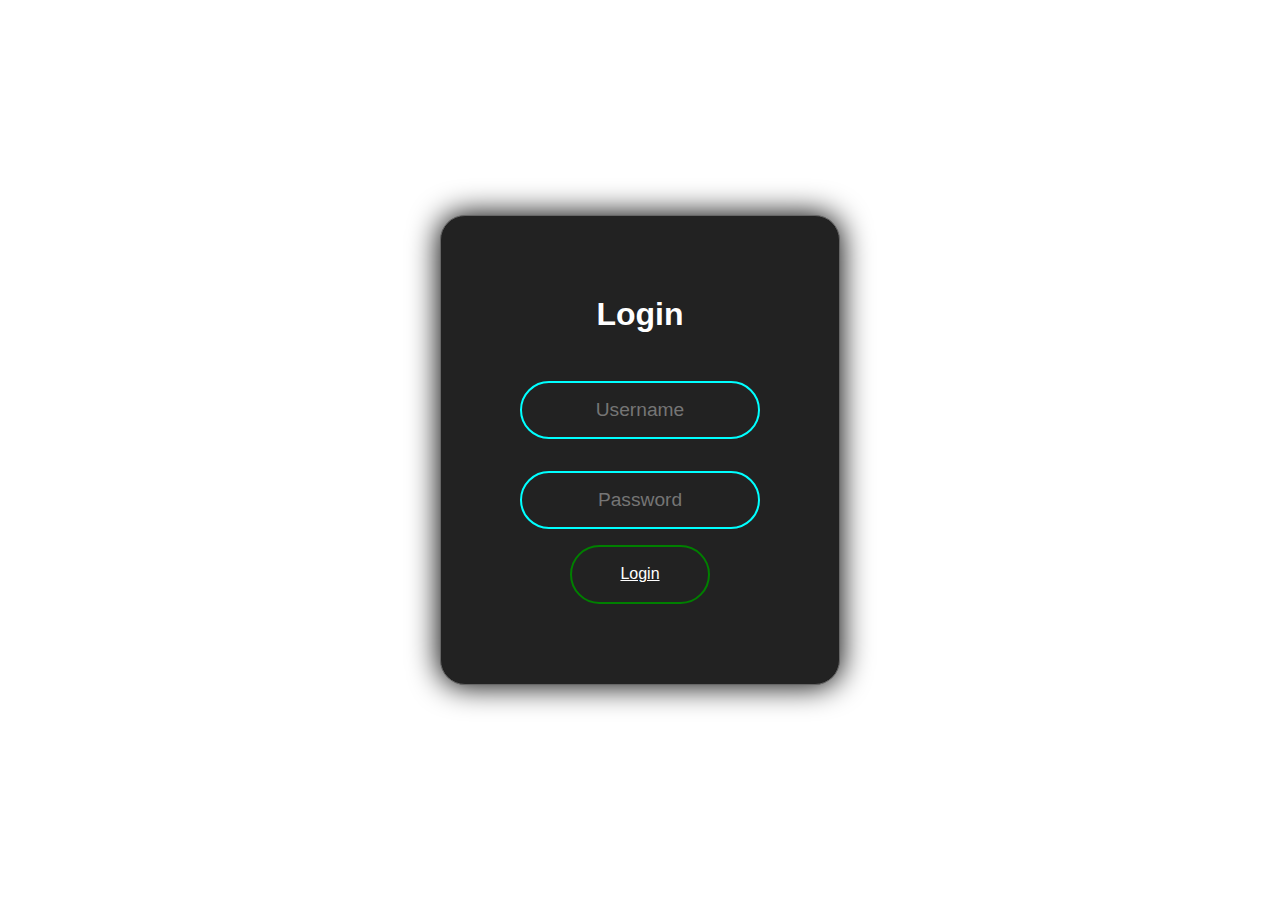
<file: Animated Login Form/index.html>
<!DOCTYPE html>
<html lang="en">

<head>
  <meta charset="UTF-8">
  <meta name="viewport" content="width=device-width, initial-scale=1.0">
  <link rel="stylesheet" href="style.css">
  <title>Animated Login Form</title>
</head>

<body>
  <div class="container">
    <form>
      <h2>Login</h2>
      <input type="text" name="userName" class="username" placeholder="Username">
      <input type="password" name="passWord" class="password" placeholder="Password">
      <button class="btn">Login</button>
    </form>
  </div>
</body>

</html>
</file>
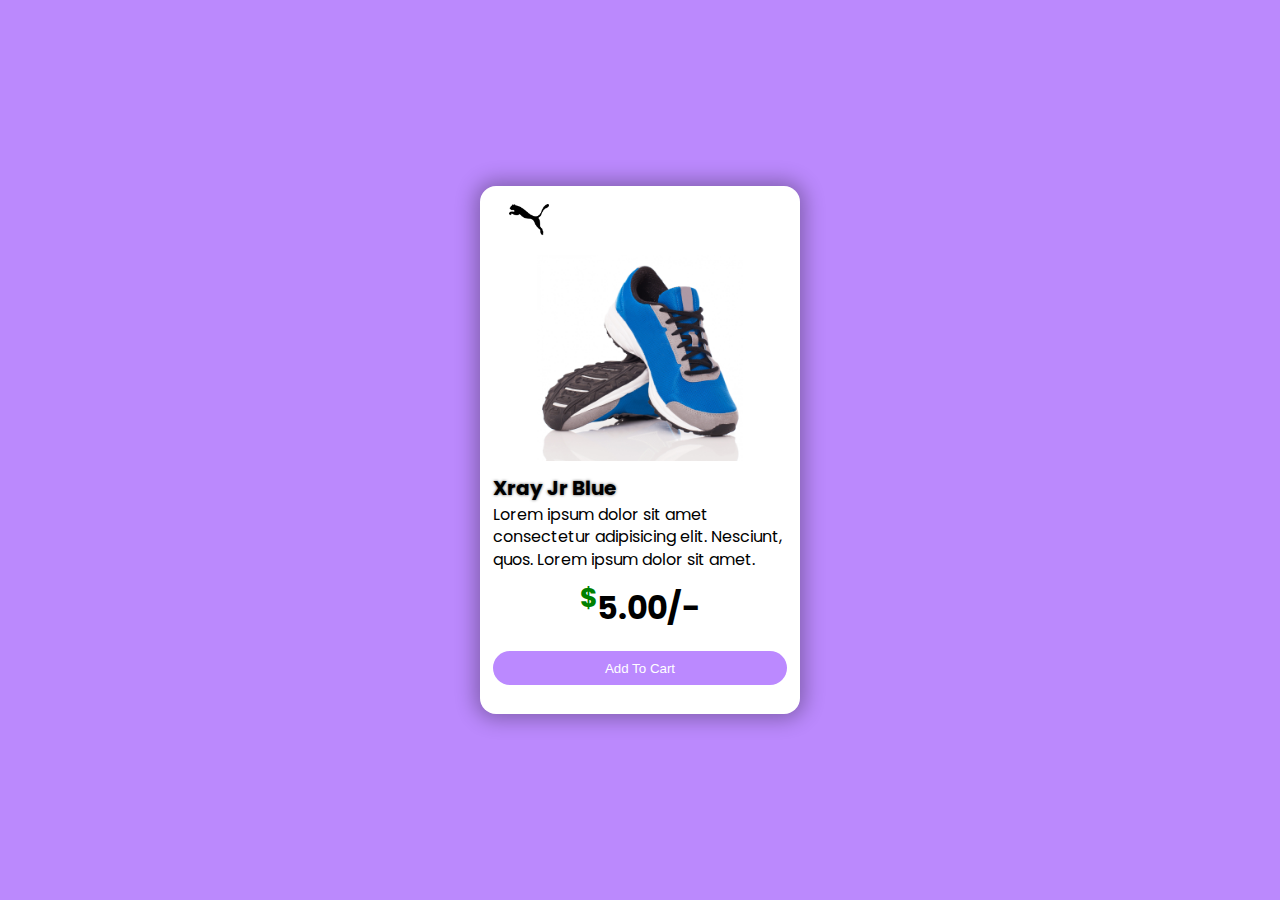
<file: Product Card/index.html>
<!DOCTYPE html>
<html lang="en">

<head>
  <meta charset="UTF-8">
  <meta name="viewport" content="width=device-width, initial-scale=1.0">
  <link rel="stylesheet" href="https://cdnjs.cloudflare.com/ajax/libs/font-awesome/6.4.2/css/all.min.css"
    integrity="sha512-z3gLpd7yknf1YoNbCzqRKc4qyor8gaKU1qmn+CShxbuBusANI9QpRohGBreCFkKxLhei6S9CQXFEbbKuqLg0DA=="
    crossorigin="anonymous" referrerpolicy="no-referrer" />

  <link rel="stylesheet" href="style.css">
  <title>Product Card</title>
</head>

<body>
  <div class="container">
    <div class="top-nav">
      <div class="top-left">
        <img src="puma.png" alt="" width="100" height="100">
      </div>
      <div class="top-right">
        <a href="#"><i class="fa fa-cart-shopping cart"></i></a>
      </div>
    </div>

    <div class="mid-section">
      <img src="item.jpg" alt="" width="200px" height="200px">
    </div>
    <h2 class="item-title">Xray Jr Blue</h2>
    <p>Lorem ipsum dolor sit amet consectetur adipisicing elit. Nesciunt, quos. Lorem ipsum dolor sit amet.</p>



    <div class="rating">
      <i class="fa-solid fa-star"></i>
      <i class="fa-solid fa-star"></i>
      <i class="fa-solid fa-star"></i>
      <i class="fa-solid fa-star"></i>
      <i class="fa-solid fa-star-half-stroke"></i>
    </div>


    <div class="price"><sup>$</sup>5.00/-</div>

    <button class="btn">Add To Cart</button>
  </div>
</body>

</html>
</file>
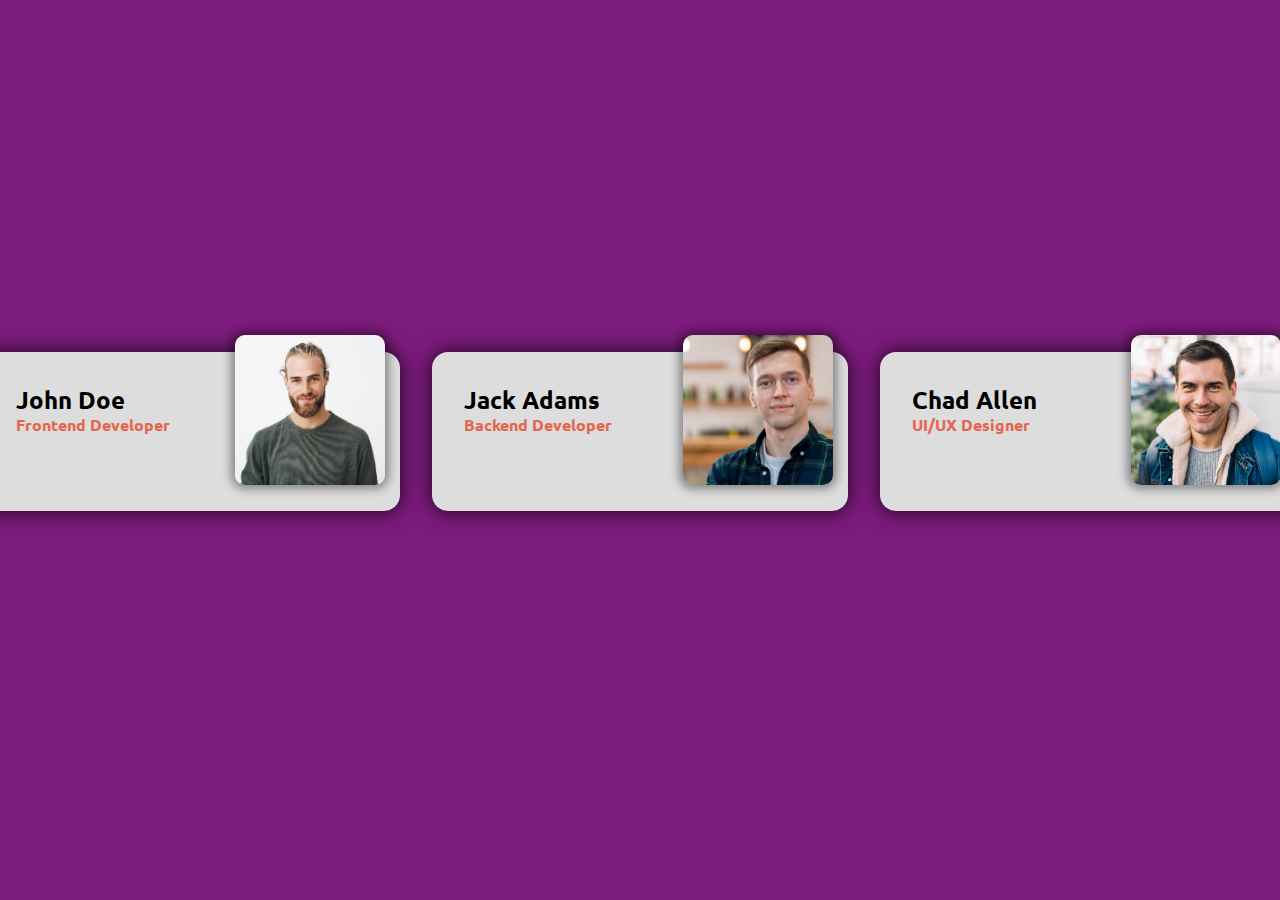
<file: Profile Card/index.html>
<!DOCTYPE html>
<html lang="en">

<head>
  <meta charset="UTF-8">
  <meta name="viewport" content="width=device-width, initial-scale=1.0">
  <link rel="stylesheet" href="style.css">

  <link rel="stylesheet" href="https://cdnjs.cloudflare.com/ajax/libs/font-awesome/6.4.2/css/all.min.css"
    integrity="sha512-z3gLpd7yknf1YoNbCzqRKc4qyor8gaKU1qmn+CShxbuBusANI9QpRohGBreCFkKxLhei6S9CQXFEbbKuqLg0DA=="
    crossorigin="anonymous" referrerpolicy="no-referrer" />


  <title>Profile Cards</title>
</head>

<body>
  <div id="cards">
    <div class="container">
      <div class="card-item">
        <div class="content">
          <h2>John Doe</h2>
          <p>Frontend Developer</p>
          <div class="social">
            <a href="#"><i class="fa-brands fa-github"></i></a>
            <a href="#"><i class="fa-brands fa-linkedin"></i></a>
            <a href="#"><i class="fa-brands fa-twitter"></i></a>
          </div>
        </div>
        <div class="img">
          <img src="res/person-2.jpg" width=150; height=150; alt="">
        </div>
      </div>
      <div class="card-item">
        <div class="content">
          <h2>Jack Adams</h2>
          <p>Backend Developer</p>
          <div class="social">
            <a href="#"><i class="fa-brands fa-github"></i></a>
            <a href="#"><i class="fa-brands fa-linkedin"></i></a>
            <a href="#"><i class="fa-brands fa-twitter"></i></a>
          </div>
        </div>
        <div class="img">
          <img src="res/person-1.jpg" width=150; height=150; alt="">
        </div>
      </div>
      <div class="card-item">
        <div class="content">
          <h2>Chad Allen</h2>
          <p>UI/UX Designer</p>
          <div class="social">
            <a href="#"><i class="fa-brands fa-github"></i></a>
            <a href="#"><i class="fa-brands fa-linkedin"></i></a>
            <a href="#"><i class="fa-brands fa-twitter"></i></a>
          </div>
        </div>
        <div class="img">
          <img src="res/person-3.jpg" width=150; height=150; alt="">
        </div>
      </div>
    </div>
  </div>
  </div>
</body>

</html>
</file>
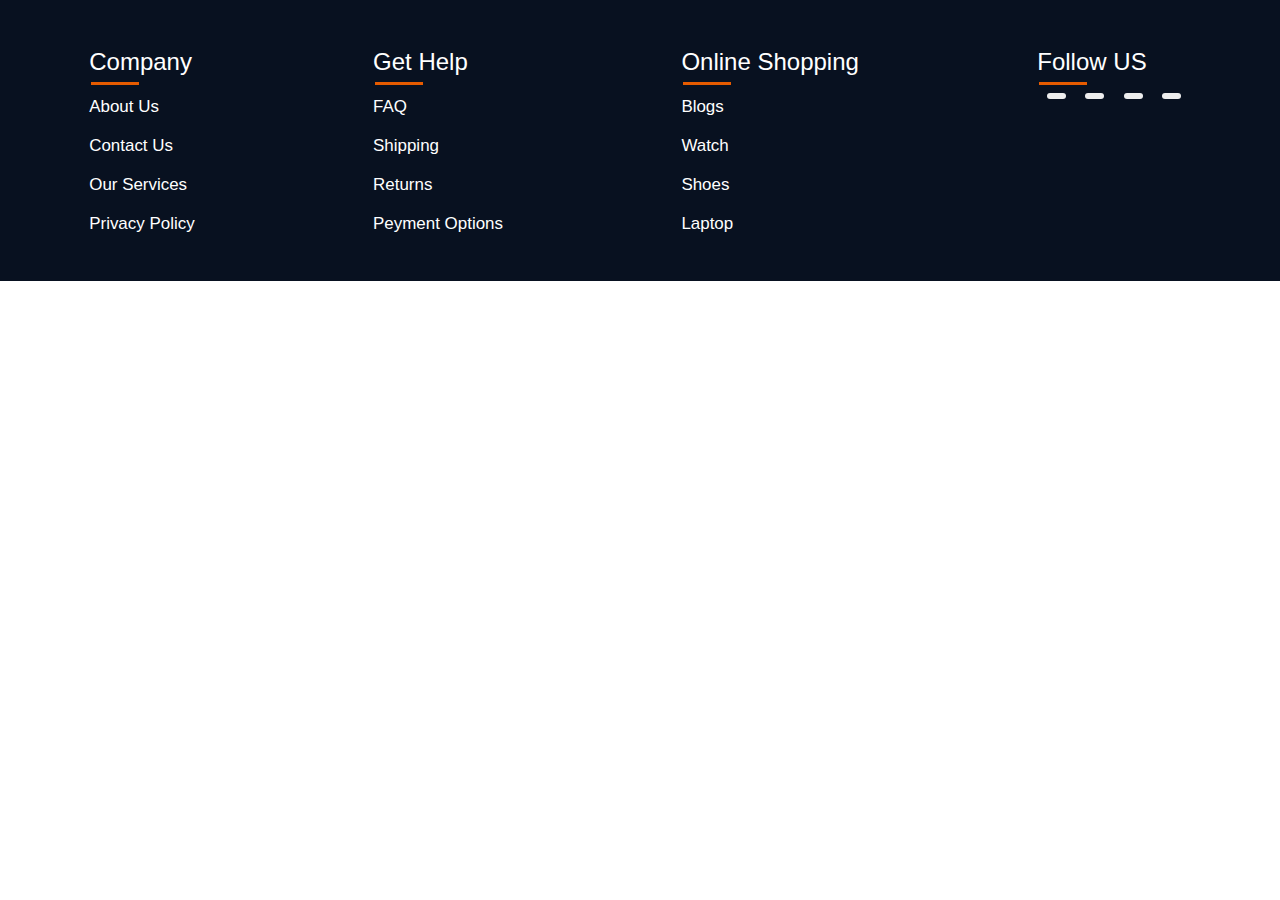
<file: Responsive Footer/index.html>
<!DOCTYPE html>
<html lang="en">

<head>
  <meta charset="UTF-8">
  <meta name="viewport" content="width=device-width, initial-scale=1.0">
  <link rel="stylesheet" href="style.css">

  <link rel="stylesheet" href="https://cdnjs.cloudflare.com/ajax/libs/font-awesome/6.4.2/css/all.min.css"
    integrity="sha512-z3gLpd7yknf1YoNbCzqRKc4qyor8gaKU1qmn+CShxbuBusANI9QpRohGBreCFkKxLhei6S9CQXFEbbKuqLg0DA=="
    crossorigin="anonymous" referrerpolicy="no-referrer" />


  <title>Responsive Footer</title>
</head>

<body>
  <footer>
    <div class="container">
      <div class="footer-item">
        <h2>Company</h2>
        <p><a href="#">About Us</a></p>
        <p><a href="#">Contact Us</a></p>
        <p><a href="#">Our Services</a></p>
        <p><a href="#">Privacy Policy</a></p>
      </div>
      <div class="footer-item">
        <h2>Get Help</h2>
        <p><a href="">FAQ</a></p>
        <p><a href="">Shipping</a></p>
        <p><a href="">Returns</a></p>
        <p><a href="">Peyment Options</a></p>
      </div>
      <div class="footer-item">
        <h2>Online Shopping</h2>
        <p><a href="">Blogs</a></p>
        <p><a href="">Watch</a></p>
        <p><a href="">Shoes</a></p>
        <p><a href="">Laptop</a></p>
      </div>
      <div class="footer-item social">
        <h2>Follow US</h2>
        <ul>
          <li><i class="fa-brands fa-instagram"></i></li>
          <li><i class="fa-brands fa-linkedin-in"></i></li>
          <li><i class="fa-brands fa-youtube"></i></li>
          <li><i class="fa-brands fa-twitter"></i></li>
        </ul>
      </div>

  </footer>
</body>

</html>
</file>
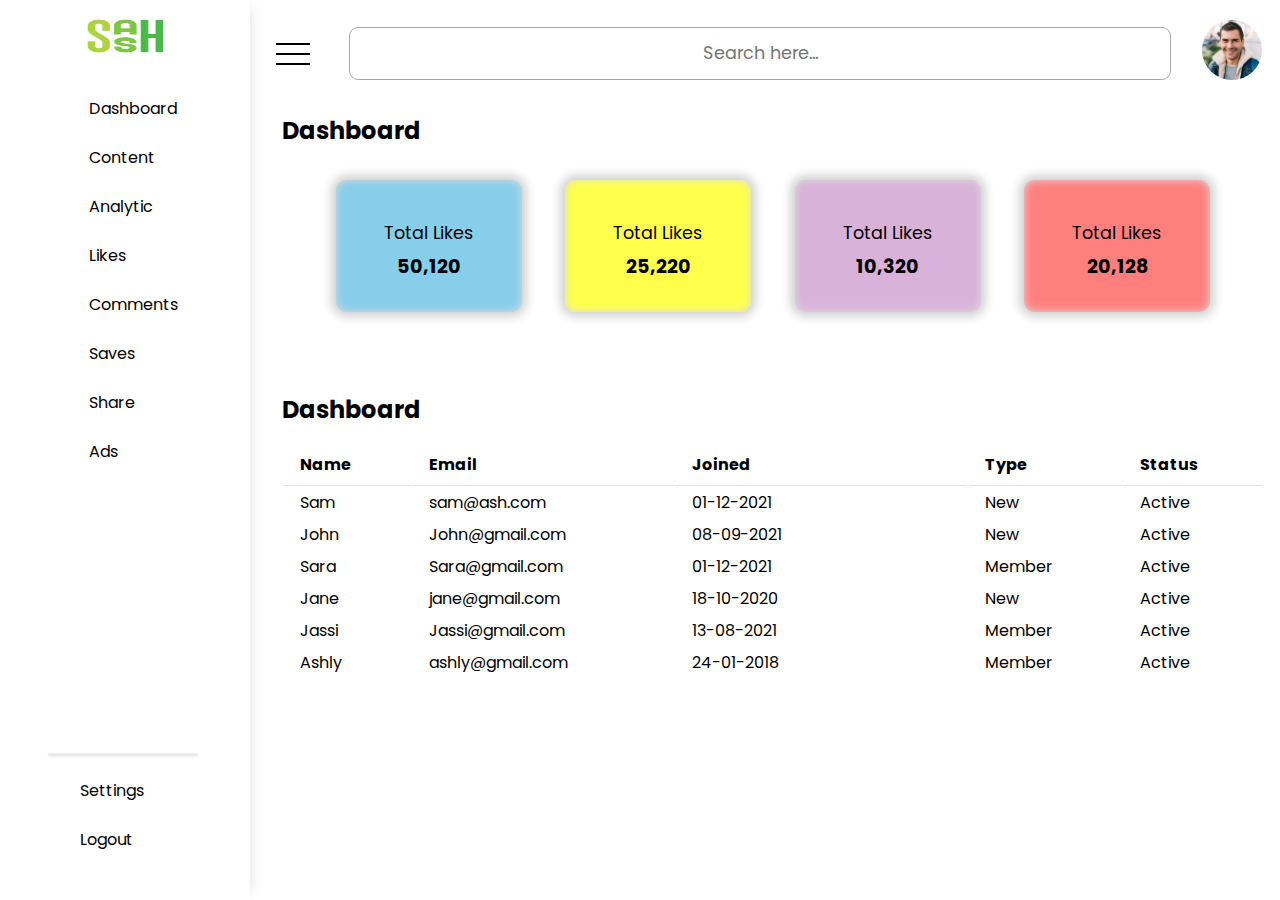
<file: Simple Dashboard/index.html>
<!DOCTYPE html>
<html lang="en">

<head>
  <meta charset="UTF-8">

  <meta name="viewport" content="width=device-width, initial-scale=1.0">

  <link rel="stylesheet" href="https://cdnjs.cloudflare.com/ajax/libs/font-awesome/6.4.2/css/all.min.css"
    integrity="sha512-z3gLpd7yknf1YoNbCzqRKc4qyor8gaKU1qmn+CShxbuBusANI9QpRohGBreCFkKxLhei6S9CQXFEbbKuqLg0DA=="
    crossorigin="anonymous" referrerpolicy="no-referrer" />


  <link rel="stylesheet" href="style.css">
  <title>Admin Dashboard</title>
</head>

<div class="warning">
  <h2> Sorry, this page doesn't support your device, Please use large screen device to see this page </h2>
</div>

<body>
  <section>
    <input type="checkbox" class="toggler">
    <!-- Lefi sidebar -->
    <div class="navbar" id="navigation">

      <img src="res/logo.png" width="40" height="40" alt="">
      <ul class="nav-center">
        <li><i class="fa-solid fa-house"></i><a href="#">Dashboard</a></li>
        <li><i class="fa-solid fa-copy"></i><a href="#">Content</a></li>
        <li><i class="fa-solid fa-chart-simple"></i><a href="#">Analytic</a></li>
        <li><i class="fa-solid fa-thumbs-up"></i><a href="#">Likes</a></li>
        <li><i class="fa-solid fa-comment"></i><a href="#">Comments</a></li>
        <li><i class="fa-solid fa-floppy-disk"></i><a href="#">Saves</a></li>
        <li><i class="fa-solid fa-share"></i><a href="#">Share</a></li>
        <li><i class="fa-solid fa-ad"></i><a href="#">Ads</a></li>
      </ul>
      <ul class="nav-bottom">
        <li><i class="fa-solid fa-gear"></i><a href="#">Settings</a></li>
        <li><i class="fa-solid fa-power-off"></i><a href="#">Logout</a></li>
      </ul>

    </div>

    <!-- Special -->
    <div class="warning">
      <h2> Sorry, this page doesn't support your device, Please use large screen device to see this page </h2>
    </div>

    <!-- right section top nav -->
    <div class="main-content">
      <div class="main-top">

        <div class="hamburger">
          <div></div>
        </div>
        <div class="input">
          <input type="text" placeholder="Search here...">
        </div>
        <div class="user">
          <img src="res/person-3.jpg" width="60" height="60" alt="">
        </div>
      </div>


      <!-- Dashboard section -->
      <div class="center">
        <div class="dashboard-top">
          <div class="dashboard-title">
            <h2>Dashboard</h2>
          </div>
          <div class="summary-statistics">
            <div class="summary-item blue">
              <i class="fa-solid fa-thumbs-up"></i>
              <p class="summary-name">Total Likes</p>
              <p class="summary-count">50,120</p>
            </div>
            <div class="summary-item yellow">
              <i class="fa-solid fa-comments"></i>
              <p class="summary-name">Total Likes</p>
              <p class="summary-count">25,220</p>
            </div>
            <div class="summary-item purple">
              <i class="fa-solid fa-share"></i>
              <p class="summary-name">Total Likes</p>
              <p class="summary-count">10,320</p>
            </div>
            <div class="summary-item red">
              <i class="fa-solid fa-floppy-disk"></i>
              <p class="summary-name">Total Likes</p>
              <p class="summary-count">20,128</p>
            </div>
          </div>
        </div>
        <div class="dashboard-bottom">
          <div class="dashboard-title">
            <h2>Dashboard</h2>
          </div>
          <div class="activities">
            <table>
              <thead>
                <tr>
                  <th>Name</th>
                  <th>Email</th>
                  <th>Joined</th>
                  <th>Type</th>
                  <th>Status</th>
                </tr>
              </thead>
              <tbody>
                <tr>
                  <td>Sam</td>
                  <td>sam@ash.com</td>
                  <td class="date">01-12-2021</td>
                  <td>New</td>
                  <td>Active</td>
                </tr>
                <tr>
                  <td>John</td>
                  <td>John@gmail.com</td>
                  <td class="date">08-09-2021</td>
                  <td>New</td>
                  <td>Active</td>
                </tr>
                <tr>
                  <td>Sara</td>
                  <td>Sara@gmail.com</td>
                  <td class="date">01-12-2021</td>
                  <td>Member</td>
                  <td>Active</td>
                </tr>
                <tr>
                  <td>Jane</td>
                  <td>jane@gmail.com</td>
                  <td class="date">18-10-2020</td>
                  <td>New</td>
                  <td>Active</td>
                </tr>
                <tr>
                  <td>Jassi</td>
                  <td>Jassi@gmail.com</td>
                  <td class="date">13-08-2021</td>
                  <td>Member</td>
                  <td>Active</td>
                </tr>
                <tr>
                  <td>Ashly</td>
                  <td>ashly@gmail.com</td>
                  <td class="date">24-01-2018</td>
                  <td>Member</td>
                  <td>Active</td>
                </tr>
              </tbody>
            </table>
          </div>
        </div>
      </div>
    </div>
  </section>

</body>

</html>
</file>
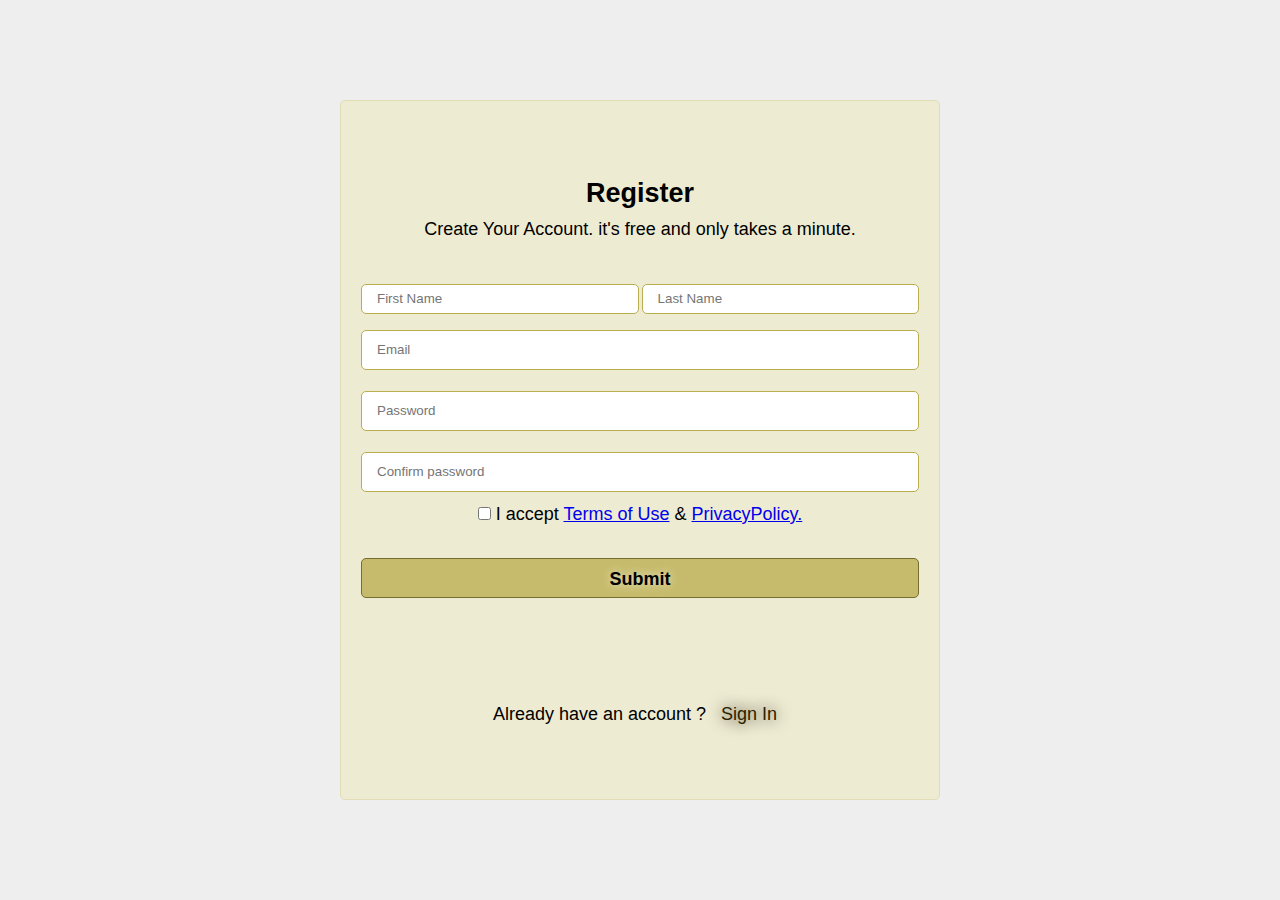
<file: Register-login/register.html>
<!DOCTYPE html>
<html lang="en">

<head>
  <meta charset="UTF-8">
  <meta name="viewport" content="width=device-width, initial-scale=1.0">
  <link rel="stylesheet" href="style.css">
  <title>Responisive Register & Login Page</title>
</head>

<body>
  <div class="container">
    <div class="form">
      <form action="POST" class="form-container">
        <div class="top-content">
          <h2>Register</h2>
          <p>Create Your Account. it's free and only takes a minute.</p>
        </div>
        <div class="fl-name">
          <input type="text" name="name" id="Name" placeholder="First Name">
          <input type="text" name="lastname" id="LastName" placeholder="Last Name">
        </div>
        <div class="other-inputs">
          <input class="input" type="email" name="email" id="Email" placeholder="Email">
          <input class="input" type="password" name="password" id="Password" placeholder="Password">
          <input class="input" type="password" name="email" id="Confirm-Password" placeholder="Confirm password">
        </div>
        <div class="chk">
          <input type="checkbox" class="chkbox"><label class="trms" for="temsAndPolicy">I accept <span><a
                href="termOfUse">Terms of
                Use</a> & <a href="privacyPolicy">PrivacyPolicy.</a></span></label>
        </div>
        <input type="submit" id="Submit" name="submit" class="btn">
      </form>
      <div class="bottom-content-signup">
        <p>Already have an account ? <a href="signin.html">Sign In</a></p>
      </div>

    </div>
  </div>
</body>

</html>
</file>
<file: Animated Login Form/style.css>
* {
  margin: 0;
  padding: 0;
  box-sizing: border-box;
}

body {
  font-family: 'Segoe UI', Tahoma, Geneva, Verdana, sans-serif;
  width: 100%;
  height: 100vh;

  display: flex;
  justify-content: center;
  align-items: center;
}

.container {
  display: flex;
  align-items: center;
  justify-content: center;
  flex-direction: column;

  color: white;
  width: 25rem;
  border-radius: 25px;
  padding: 5rem 2rem;
  background-color: #222;

  text-align: center;

  box-shadow: 0 0 30px 1px black;
  border: 1px solid #666;
  outline: none;
  transition: all 0.2s ease-in-out;
}

h2 {
  font-size: 2rem;
  margin-bottom: 2rem;
  color: white;
}

.username,
.password {
  text-align: center;
  border: 2px solid cyan;
  margin: 1rem;
  background: transparent;
  padding: 1rem 2rem;
  border-radius: 3rem;
  width: 15rem;
  font-size: 1.2rem;
  outline: none;
  transition: all 0.2s ease-in-out;
}

.username:focus,
.password:focus {
  width: 20rem;
  animation: colorChange 10s ease-in-out infinite;
}

@keyframes colorChange {
  0% {
    border-color: orange;
    color: orange;
  }

  10% {
    border-color: yellow;
    color: yellow;
  }

  20% {
    border-color: hotpink;
    color: hotpink;
  }

  30% {
    border-color: red;
    color: red;
  }

  40% {
    border-color: purple;
    color: purple;
  }

  50% {
    border-color: fuchsia;
    color: fuchsia;
  }

  60% {
    border-color: cyan;
    color: cyan;
  }


  70% {
    border-color: skyblue;
    color: skyblue;
  }


  80% {
    border-color: pink;
    padding-inline-start: none;
  }

  90% {
    border-color: red;
    color: red;
  }

  100% {
    border-color: yellow;
    color: yellow;
  }

}

.btn {
  background: transparent;
  border: 2px solid green;
  padding: 1rem 3rem;
  border-radius: 6rem;
  text-decoration: underline;
  color: white;
  font-size: 1rem;
  cursor: pointer;
  line-height: 1.4rem;


  transition: all 0.5s ease-in-out;
}

.btn:focus {
  padding: 1rem 8.7rem;
  background: green;
  border: 2px solid green;
  outline: none;
}


.btn:hover {
  background: green;
  border: 2px solid green;
  padding: 1rem 8.7rem;
}
</file>
<file: Product Card/style.css>
@import url('https://fonts.googleapis.com/css2?family=Poppins:wght@200;400&family=Ubuntu&display=swap');

* {
  margin: 0;
  padding: 0;
  box-sizing: border-box;
}

body {
  font-family: 'poppins', sans-serif;
  background-color: #bb89fd;
  display: flex;
  justify-content: center;
  align-items: center;
  width: 100%;
  height: 100vh;
  line-height: 1.4rem;
}

.container {
  background-color: #fff;
  width: 20rem;
  margin: 2rem;
  padding: 0.8rem;
  border-radius: 1rem;
  box-shadow: 0 0px 20px 5px rgba(0, 0, 0, 0.3);
}

.top-nav {
  display: flex;
  justify-content: space-between;
  align-items: center;
}

.top-nav .top-left {
  width: 40px;
  height: 40px;
  margin-left: 1rem;
  display: flex;
  justify-content: center;
  align-items: center;
}

.top-nav .top-left img {
  width: 100%;
  height: 100%;
  cursor: pointer;
}

.top-nav .top-right {
  margin-right: 1rem;
  display: flex;
  justify-content: center;
  align-items: center;
}

.top-nav .top-right a {
  font-size: 18px;
  color: #000;
  cursor: pointer;
}

.top-nav .top-right a i {
  color: #bb89ff;
}


.mid-section {
  width: 100%;
  display: flex;
  flex-direction: column;
  justify-content: center;
  align-items: center;
}

.mid-section img {
  width: 70%;
  height: 90%;
  object-fit: cover;
  outline: none;
  margin: 1rem 0;
  transition: all 0.3s linear;
}

.mid-section:hover img {
  transform: scale(1.08);
}

h2 {
  text-transform: capitalize;
  font-size: 20px;
  text-shadow: 0 0 3px #555;
  cursor: pointer;
  margin-bottom: .3rem;
}

p {
  font-size: 16px;
  margin-bottom: .5rem;
}

.rating i {
  cursor: pointer;
  font-size: 13px;
  color: #bb89ff;
  margin-bottom: .3rem;
}

.price {
  text-align: center;
  font-size: 2rem;
  font-weight: bold;
  margin: 1rem;
  cursor: pointer;
}

.price sup {
  color: green;
}

.btn {
  cursor: pointer;
  margin: 1rem 0;
  border: none;
  background-color: #bb89ff;
  width: 100%;
  padding: 0.6rem 1rem;
  border-radius: 2rem;
  color: #fff;
  transition: all 0.2s ease-in-out;
}

.btn:hover {
  color: #fff;
  background-color: #aa77df;
}
</file>
<file: Profile Card/style.css>
@import url('https://fonts.googleapis.com/css2?family=Roboto:wght@100&family=Ubuntu:wght@300&display=swap');

* {
  margin: 0;
  padding: 0;
  box-sizing: border-box;
}

body {
  font-family: 'ubuntu', sans-serif;
  background-color: rgb(123, 27, 123);
  overflow: hidden;
  font-weight: 300;
  display: flex;
  flex-direction: column;
  justify-content: center;
  align-items: center;
}



#cards {
  margin: 20rem 0;
  display: flex;
  flex-direction: column;
  justify-content: center;
  align-items: center;
}

.container {
  margin: 1rem 3rem;
  padding: 1rem;
  display: flex;
  flex-direction: row;
  justify-content: center;
  align-items: center;
}

.card-item {
  padding: 1rem 1rem;
  background-color: #ddd;
  margin: 0 1rem;
  border-radius: 1rem;
  cursor: pointer;
  box-shadow: 0 0 20px rgba(0, 0, 0, 0.8);
  display: flex;
  flex-direction: row;
  justify-content: center;
  position: relative;
  transition: all .2s linear;
}

.card-item:hover {
  transform: scale(1.04);
}

.card-item .content {
  padding: 1rem 1rem;
  line-height: 1.3;
  margin-right: 2rem;
  width: 22rem;
}

.card-item .content p {
  color: #e4664e;
  margin-bottom: 1rem;
  font-weight: bold;
}

.card-item .content .social a {
  text-decoration: none;
  margin: 0 0.5rem;
  font-size: 1.3rem;
  transition: all 0.2s linear;
}

.card-item .content .social a:hover {
  color: #e4664e;
}

.card-item .img {
  position: absolute;
  right: 15px;
  bottom: 22px;
}

.card-item .img img {
  border-radius: 10px;
  box-shadow: 0 0 10px 4px rgba(0, 0, 0, 0.4);
  object-fit: cover;
}
</file>
<file: Responsive Footer/style.css>
* {
  margin: 0;
  padding: 0;
  box-sizing: border-box;
  font-family: 'Segoe UI', Tahoma, Geneva, Verdana, sans-serif;
  font-weight: 400;
}


.container {
  background-color: #081120;
  color: #fff;
  padding: 1rem 0;
  display: flex;
  justify-content: space-around;
  line-height: 1.8rem;
  width: 100%;
  flex-wrap: nowrap;

}

.footer-item {
  margin: 1rem;
}

.footer-item h2 {
  margin: 1rem 0;
  position: relative;
  cursor: pointer;
  flex-wrap: nowrap;
}

.footer-item h2::after {
  content: '';
  position: absolute;
  border-bottom: 3px solid #e65b00;
  width: 3rem;
  left: 2px;
  top: 2.1rem;
}

.footer-item p {
  font-size: 1.06rem;
  margin-bottom: 0.6em;
  cursor: pointer;
  transition: all 0.3s ease-in;
}

.footer-item a {
  color: #fff;
  text-decoration: none;
}

.footer-item p:hover {
  color: #e65b00;
  transform: translateX(4px);
}

.footer-item a:hover {
  color: #e65b00;
}

.footer-item ul {
  display: flex;
  justify-content: space-around;
  list-style: none;
}

.footer-item ul li {
  font-size: 1.3rem;
  cursor: pointer;
  transition: all .3s linear;
  padding: 0.2rem .6rem;
  background-color: #eee;
  border-radius: 0.3rem;
  color: #000;
  margin: 0 0.6rem;
}

.footer-item ul li:hover {
  transform: translateY(3px);
  background-color: #e65b00;
  color: #fff;
}

@media screen and (max-width:550px) {
  .container {
    flex-direction: column;
    justify-content: flex-start;
    padding-left: 2rem;
  }

  .footer-item ul {
    justify-content: flex-start;
    align-items: flex-start;
  }

  .footer-item ul li {
    margin: 1rem 0.8rem;
  }
}
</file>
<file: Simple Dashboard/style.css>
@import url('https://fonts.googleapis.com/css2?family=Poppins:wght@200;400&family=Ubuntu&display=swap');

:root {
  --nav-color: #eedddddd;
  --mian-color: #eedddd77;
}


* {
  margin: 0;
  padding: 0;
  box-sizing: border-box;
}

body {
  font-family: 'Poppins', sans-serif;
  height: 100%;
}

.warning {
  display: none;
}

section {
  display: flex;
}

/* Navbar (left section) */
.navbar {
  min-width: 250px;
  height: 100vh;
  min-height: 600px;
  display: flex;
  flex-direction: column;
  align-items: center;
  overflow: hidden;
  transition: all 0.3s linear;
  box-shadow: 5px 0 15px -8px rgba(0, 0, 0, 0.2);
}

.navbar img {
  margin: 1rem 0;
  width: 100px;
}

.navbar .nav-center,
.navbar .nav-bottom {
  list-style: none;
}

.navbar .nav-center li,
.navbar .nav-bottom li {
  margin: 1.5rem 0;
  transition: all 0.2s linear;
  cursor: pointer;
}

.navbar .nav-center li:hover,
.navbar .nav-bottom li:hover {
  transform: translateX(6px);
  font-weight: bolder;
  color: #111;
}

.navbar .nav-center a,
.navbar .nav-bottom a {
  text-decoration: none;
  color: #000;
  cursor: pointer;
}

.navbar .nav-center li i,
.navbar .nav-bottom li i {
  margin: 0.5rem;
}

.navbar .nav-bottom::before {
  content: '';
  position: absolute;
  height: 1.1px;
  display: block;
  left: -1rem;
  margin-bottom: 5px;
  width: 150px;
  background-color: #2f2c2c1f;
  border-radius: 3rem;
  box-shadow: 0px 0.5px 3px rgba(0, 0, 0, 0.3);
  outline: none;
  border: none;
}

.navbar .nav-bottom {
  position: absolute;
  bottom: 1.5rem;
  left: 4rem;
}

/* Dashboard (right section) */
.main-content {
  display: flex;
  flex-direction: column;
  align-items: center;
  width: 100%;
}

/* Top */
.main-top {
  display: flex;
  flex-direction: row;
  justify-content: space-between;
  align-items: center;
  width: 100%;
  padding: 10px 10px 0;
  margin: 10px 0;
}

.toggler {
  position: absolute;
  top: 0;
  left: 16.5rem;
  z-index: 2;
  cursor: pointer;
  background-color: red;
  width: 50px;
  height: 100px;
  opacity: 0;
}


.hamburger {
  /* position: absolute; */
  top: 1.6rem;
  left: 16.1rem;
  z-index: 1;
  width: 50px;
  height: 50px;
  padding: 0.5rem;
  display: flex;
  justify-content: center;
  align-items: center;
  text-align: center;
}

/* hamburger Middle Line */
.hamburger>div {
  position: relative;
  flex: none;
  width: 100%;
  height: 2px;
  background: #000;
  display: flex;
  align-items: center;
  justify-content: center;

  transition: all 0.4s ease;
}

/* hamburger Top-Bottom Line */
.hamburger>div::before,
.hamburger>div::after {
  content: '';
  position: absolute;
  z-index: 1;
  top: -10px;
  width: 100%;
  height: 2px;
  background: #000;
}

/* move line down */
.hamburger>div::after {
  top: 10px;
}

/* Turns lines to X */
.toggler:checked:hover~.main-content .main-top .hamburger>div::before,
.toggler:checked:hover~.main-content .main-top .hamburger>div::after {
  top: 0;
  transform: rotate(90deg);
  transition: all 0.2s linear;
}

.toggler:hover~.main-content .hamburger>div::before,
.toggler:hover~.main-content .hamburger>div::after {
  top: 0;
  transform: rotate(-90deg);
  transition: all 0.2s linear;
}


/* Rotate on hover when checked */
/* .toggler:checked:hover+.hamburger>div {
  transform: rotate(-135deg);
} */

.toggler:checked {
  left: 1rem;
}

/* ******************************************************************** */
.toggler:checked~.navbar {
  transition: all .4s linear;
  display: none;
}

.main-top div {
  margin: 0 0.5rem;
}

.main-top .bars {
  cursor: pointer;
  padding: 0 0.5rem;
}

.main-top .bar {
  width: 30px;
  height: 4px;
  background-color: #000;
  margin: 0.35rem 0;
}

.main-top input {
  padding: .8rem 15rem;
  border: 1px solid #aaa;
  border-radius: 9px;
  text-align: center;
  font-size: 1.1rem;
  font-family: 'Poppins', sans-serif;
  line-height: 1.5;
  overflow: hidden;
}

.main-top input:focus {
  outline: none;
}

.main-top .user img {
  border-radius: 50%;
  position: relative;
  cursor: pointer;

}

.main-top .user:hover::after {
  box-shadow: 0 0 10px rgba(0, 0, 0, 0.6);
}

/* Dashboard (center section) */

.center {
  display: flex;
  flex-direction: column;
  width: 100%;
}

.center .dashboard-top,
.center .dashboard-bottom {
  padding: 1rem;
  margin: 0 0 2rem 1rem;
}

.dashboard-title {
  margin-bottom: 1rem;
}

.dashboard-top .summary-statistics {
  display: flex;
  padding: 1rem 2rem;
  justify-content: space-around;
  align-items: center;
}

.dashboard-top .summary-item {
  padding: 1.7rem 3rem;
  margin: 0 1rem;
  border-radius: 0.7rem;
  display: flex;
  flex-direction: column;
  align-items: center;
  cursor: pointer;
  transition: all 0.2s linear;
  outline: none;
  border: none;
}

.dashboard-top .summary-item:hover {
  transform: translate3d(2px, 5px, 8px);
}


.summary-item .fa-solid {
  font-size: 1.4rem;
  margin: 0.3rem 0;
  transition: all 0.3s ease;
}

.summary-item .summary-name {
  font-size: 1.1rem;
  margin: 0.2rem 0;
  transition: all 0.3s ease;
}

.summary-item .summary-count {
  font-size: 1.2rem;
  font-weight: bold;
  margin: 0.2rem 0;
  transition: all 0.3s ease;
}

.summary-item .fa-solid:hover,
.summary-item .summary-name:hover,
.summary-item .summary-count:hover {
  color: #fff;
  text-shadow: 0 0 3px #000;
}

.blue {
  box-shadow: inset 0px 0px 8px #ddd, 0 0 10px 5px #22222233;
  background-color: #87ceeb;
}

.blue:hover,
.yellow:hover,
.red:hover,
.purple:hover {
  transform: translate3d(2px, 5px, 8px);
}

.yellow {
  box-shadow: inset 0px 0px 8px #ddd, 0 0 10px 5px #22222233;
  background-color: rgba(255, 255, 0, 0.7);
}


.purple {
  box-shadow: inset 0px 0px 8px #ddd, 0 0 10px 5px #22222233;
  background-color: rgba(128, 0, 128, 0.3);
}

.red {
  box-shadow: inset 0px 0px 8px #ddd, 0 0 10px 5px #22222233;
  background-color: rgba(255, 0, 0, 0.5);
}

/* Dashboard bottom */
.dashboard-bottom .activities table {
  width: 100%;
}

tr {
  row-gap: 0;
  cursor: pointer;

}

th {
  line-height: 40px;
  text-align: left;
  border-bottom: 1px solid rgba(180, 180, 180, 0.4);
  margin-bottom: 0.3rem;
}

td {
  line-height: 30px;
  margin: 0.3rem 0;
  border: none;
}

tbody tr {
  border-bottom: 2px solid transparent;
  transition: all 0.3s linear;
  border-collapse: collapse;
  margin: 0.4rem 0;
}

tbody tr:hover td {
  border-bottom: 1px solid rgba(180, 180, 180, 0.7);
}

table .date {
  width: 30%;
}

td,
th {
  margin: 0.5rem;
  padding: 0 1rem;
}

/* Responsive */
@media screen and (min-width:1150) {
  .main-top input {
    width: 100%;
    padding: .8rem 8rem;
    border: 1px solid #aaa;
    border-radius: 9px;
    text-align: center;
    font-size: 1.1rem;
    font-family: 'Poppins', sans-serif;
    line-height: 1.5;
    overflow: hidden;
  }
}


@media screen and (min-width:651px) and (max-width: 1055px) {
  .main-top {
    justify-content: center;
  }

  .main-top input {
    width: 100%;
    padding: .8rem 1rem;
    border: 1px solid #aaa;
    border-radius: 9px;
    text-align: left;
    font-size: 1.1rem;
    font-family: 'Poppins', sans-serif;
    line-height: 1.5;
    overflow: hidden;
  }

  .dashboard-top .summary-statistics {
    display: flex;
    flex-direction: column;
    justify-content: center;
    align-items: start;
  }

  .summary-statistics .summary-item {
    width: 80%;
    padding: 1rem 1rem;
    margin: 1rem 0;
  }

  .navbar {
    min-width: 230px;
    height: 189.5vh;
    background-color: var(--nav-color);
    display: flex;
    flex-direction: column;
    align-items: center;
    overflow: hidden;
    transition: all 0.3s linear;
    box-shadow: 10px 10px 10px rgba(0, 0, 0, 0.2);
  }

  .navbar .nav-bottom::before {
    display: none;
  }

  .dashboard-bottom .activities {
    display: flex;
    flex-direction: column;
    align-items: center;
  }

  .dashboard-bottom .activities table {
    width: 80%;
    font-size: 0.7rem;
  }

}

@media screen and ((max-width:650px)) {
  section {
    display: none;
  }

  .warning {
    width: 100%;
    padding: 5rem;
    line-height: 40px;
    display: flex;
    justify-content: center;
    align-items: center;
    text-align: center;
    height: 100vh;
    background-color: #aa6666;
  }
}

@media screen and (max-height:700px) {
  .navbar img {
    margin: 0.8rem 0;
    width: 100px;
  }

  .navbar .nav-center li,
  .navbar .nav-bottom li {
    margin: 1rem 0;
    transition: all 0.2s linear;
    cursor: pointer;
  }

  .navbar .nav-bottom::before {
    display: none;
  }

  .navbar .nav-bottom {
    position: relative;
    left: -1rem;
    top: 0.4rem;
  }
}
</file>
<file: Register-login/style.css>
* {
  margin: 0;
  padding: 0;
  box-sizing: border-box;
}

body {
  font-family: 'Segoe UI', Tahoma, Geneva, Verdana, sans-serif;
  font-size: 18px;
  line-height: 1.2rem;
}


/* Form Styling */
.container {
  width: 100%;
  height: 100vh;
  background-color: #eee;
  line-height: 1.6;
  display: flex;
  justify-content: center;
  align-items: center;
}

.form {
  background-color: #EEEBD3;
  width: 600px;
  height: 700px;
  padding: 20px;
  line-height: 1.6;
  text-align: center;
  border: 1px solid #E2DDB6;
  border-radius: 5px;
  display: flex;
  flex-direction: column;
  justify-content: space-around;
}

.form .top-content {
  margin-bottom: 40px;
}

.form .fl-name {
  display: grid;
  grid-template-columns: 50% 50%;
  gap: 3px;
  width: 99.5%;
  margin-bottom: 8px;
}

.form .fl-name input {
  height: 30px;
  padding: 10px 15px;
  border-radius: 5px;
  border: 1px solid #BAAE4F;
}

.form .other-inputs {
  display: grid;
  grid-template-columns: 100%;
  gap: 5px;
  width: 100%;
}

.form .other-inputs input {
  height: 30px;
  padding: 10px 15px;
  border-radius: 5px;
  border: 1px solid #BAAE4F;
  margin: 8px 0;
}

.form input:focus {
  outline: 1px solid #938839;
  box-shadow: 0 0 5px #A2963F;

}

.form .chkbox {
  margin-right: 5px;
}

.btn {
  margin-top: 30px;
  width: 100%;
  height: 40px;
  border: 1px solid #766D2E;
  border-radius: 5px;
  font-size: 18px;
  padding: 10px 20px;
  font-weight: 550;
  text-shadow: 0 0 8px #EEEBD3;
  background: #C6BB6C;
}

.btn:hover {
  cursor: pointer;
  background-color: #CCC27B;
}

.bottom-content-signup a {
  text-decoration: none;
  margin: 20px 10px;
  color: #292200;
  text-shadow: 0 0 15px;
  display: inline;
}



/* Responsive design */
@media only screen and (max-width: 750px) {

  .form {
    width: 600px;
    height: 350px;
    display: flex;
    flex-direction: column;
    justify-content: center;
    padding: 5px;
  }

  .form .top-content {
    margin: 0;
  }

  .form .fl-name {
    display: grid;
    grid-template-columns: 100%;
    gap: 10px;
    width: 100%;
  }

  .form .fl-name input {
    height: 25px;
    padding: 10px 15px;
    border-radius: 5px;
  }

  .form .other-inputs input {
    height: 25px;
    padding: 10px 15px;
    border-radius: 5px;
    border: 1px solid #BAAE4F;
    margin: 4px 0;
  }

  .form h2 {
    font-size: 24px;
  }

  .form p {
    font-size: 16px;
  }


  label {
    font-size: 16px;
  }

  .btn {
    margin-top: 10px;
    width: 100%;
    height: 40px;
    border: 1px solid #766D2E;
    border-radius: 5px;
    font-size: 18px;
    padding: 10px 20px;
    font-weight: 550;
    text-shadow: 0 0 8px #EEEBD3;
    background: #C6BB6C;
  }

  .form .bottom-content p,
  .form .bottom-content a {
    font-size: 16px;
  }

  .form .chk-signin {
    display: block;
  }

  .form .chk-signin input {
    margin: 0 10px !important;
  }

  .form .bottom-content-signin p,
  .form .bottom-content-signin a {
    display: inline !important;
  }

  .form .other-inputs input {
    width: 100%;
    height: 40px;
    padding: 5px 15px !important;
    border-radius: 5px;
    border: 1px solid #BAAE4F;
  }

  .form .bottoms {
    display: grid;
    grid-template-columns: 50% 50%;
    align-items: center;
    margin-top: 3px;
  }

  .form .bottoms .bottom-content-socials {
    margin-bottom: 5px !important;
  }

}

@media only screen and (max-width: 580px) {

  .form {
    width: 90vw;
    height: 600px;
    display: flex;
    flex-direction: column;
    justify-content: space-around;
    ;
  }

  .form .top-content {
    margin: 0;
    margin-bottom: 10px;
  }

  .form .fl-name {
    display: grid;
    grid-template-columns: 100%;
    gap: 16px;
    width: 100%;
  }


  .form h2 {
    font-size: 24px;
  }

  .form p {
    font-size: 12px;
  }


  label {
    font-size: 14px;
  }

  .btn {
    font-size: 16px;
  }

  .form .bottom-content p,
  .form .bottom-content a {
    font-size: 14px;
  }


}


/* Login Styling */
.form .other-inputs input {
  width: 100%;
  height: 40px;
  padding: 10px 15px;
  border-radius: 5px;
  border: 1px solid #BAAE4F;
  margin: 8px 0;
}

.form .chk-signin {
  display: flex;
  justify-content: center;
  align-items: center;
  flex-direction: row;
}

.form .chk-signin input {
  width: 20px;
  margin: 10px 10px;

}

.form .bottoms {
  display: flex;
  flex-direction: column;
}

.form .bottoms .bottom-content-socials {
  margin-bottom: 30px;
}


.form .bottom-content-socials a {
  text-decoration: none;
  margin: 20px 20px;
  color: #292200;
  text-shadow: 0 0 15px;
  display: inline;
}

.form .bottom-content-socials i {
  margin-right: 5px;
}

.form .bottom-content-signin a {
  text-decoration: none;
  margin: 20px 10px;
  color: #292200;
  text-shadow: 0 0 15px;
  display: inline;
}

.form .bottom-content-signin p {
  display: block;
}
</file>
